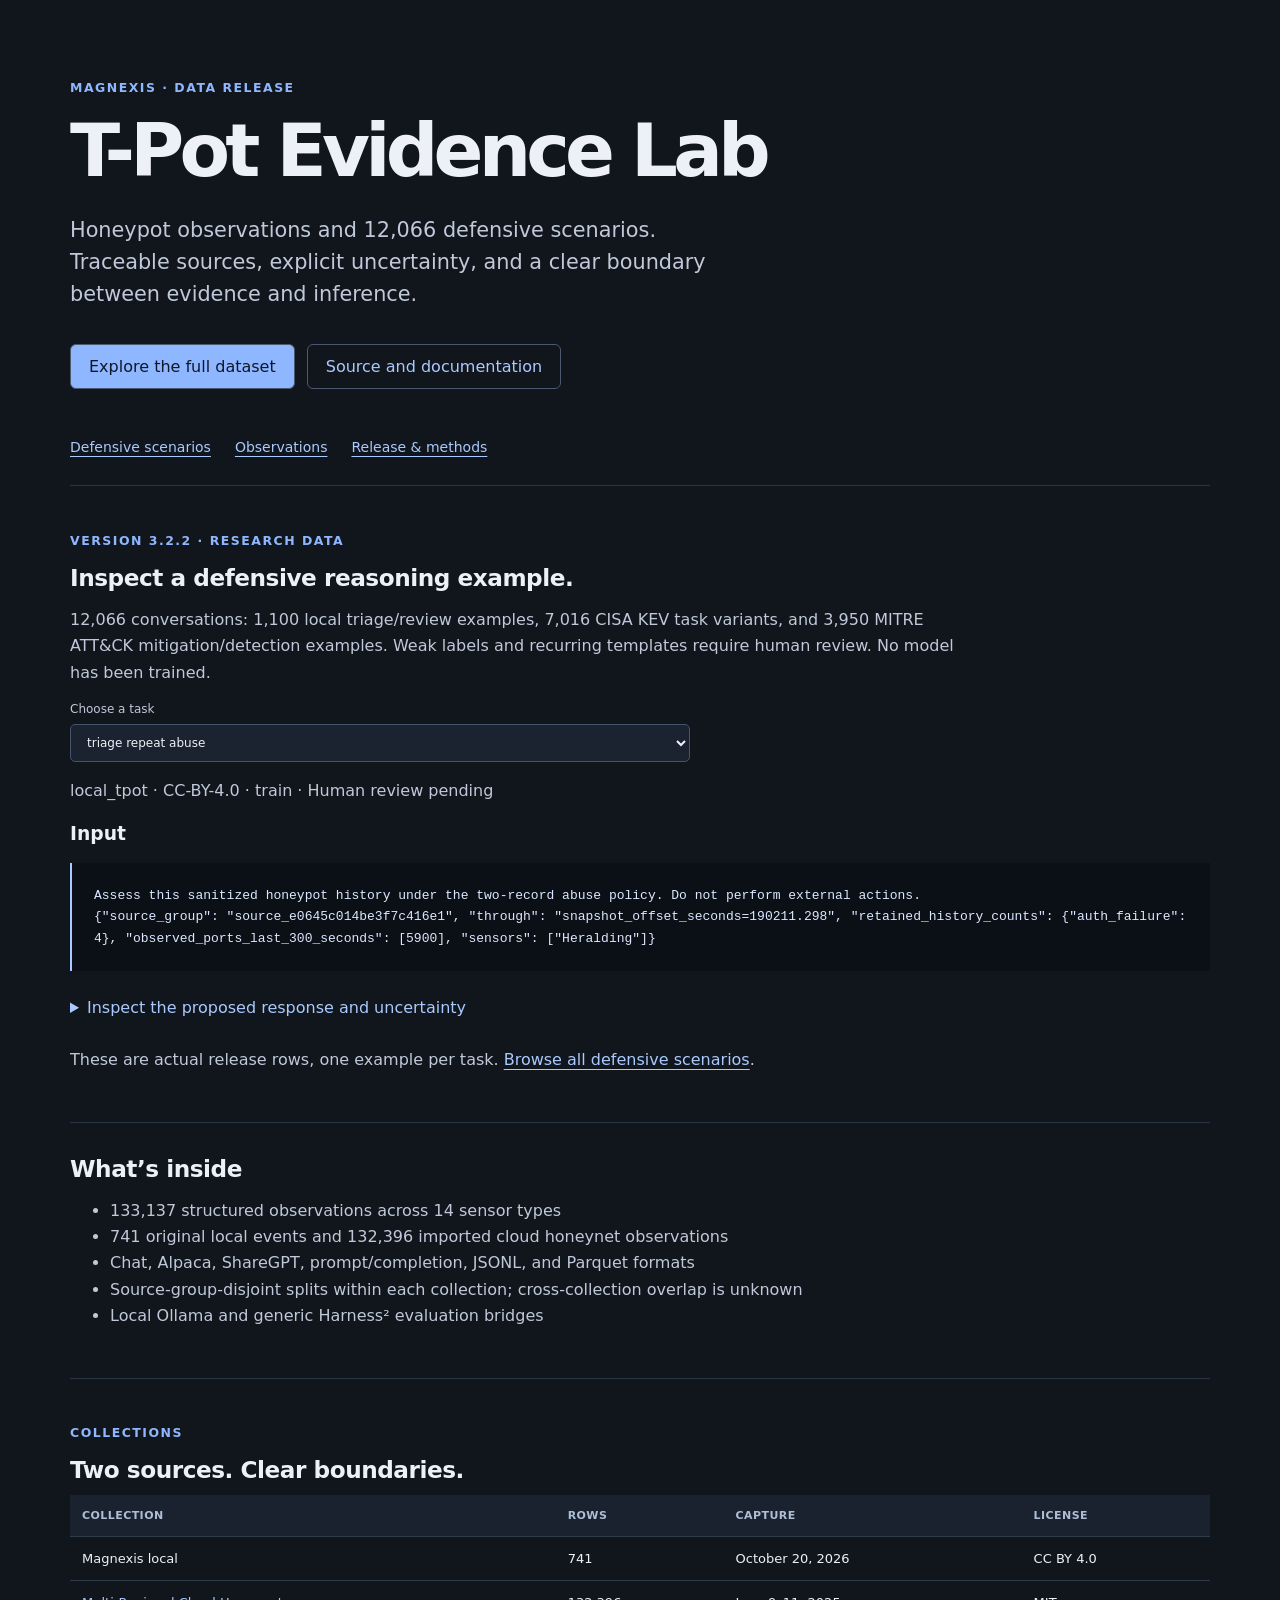
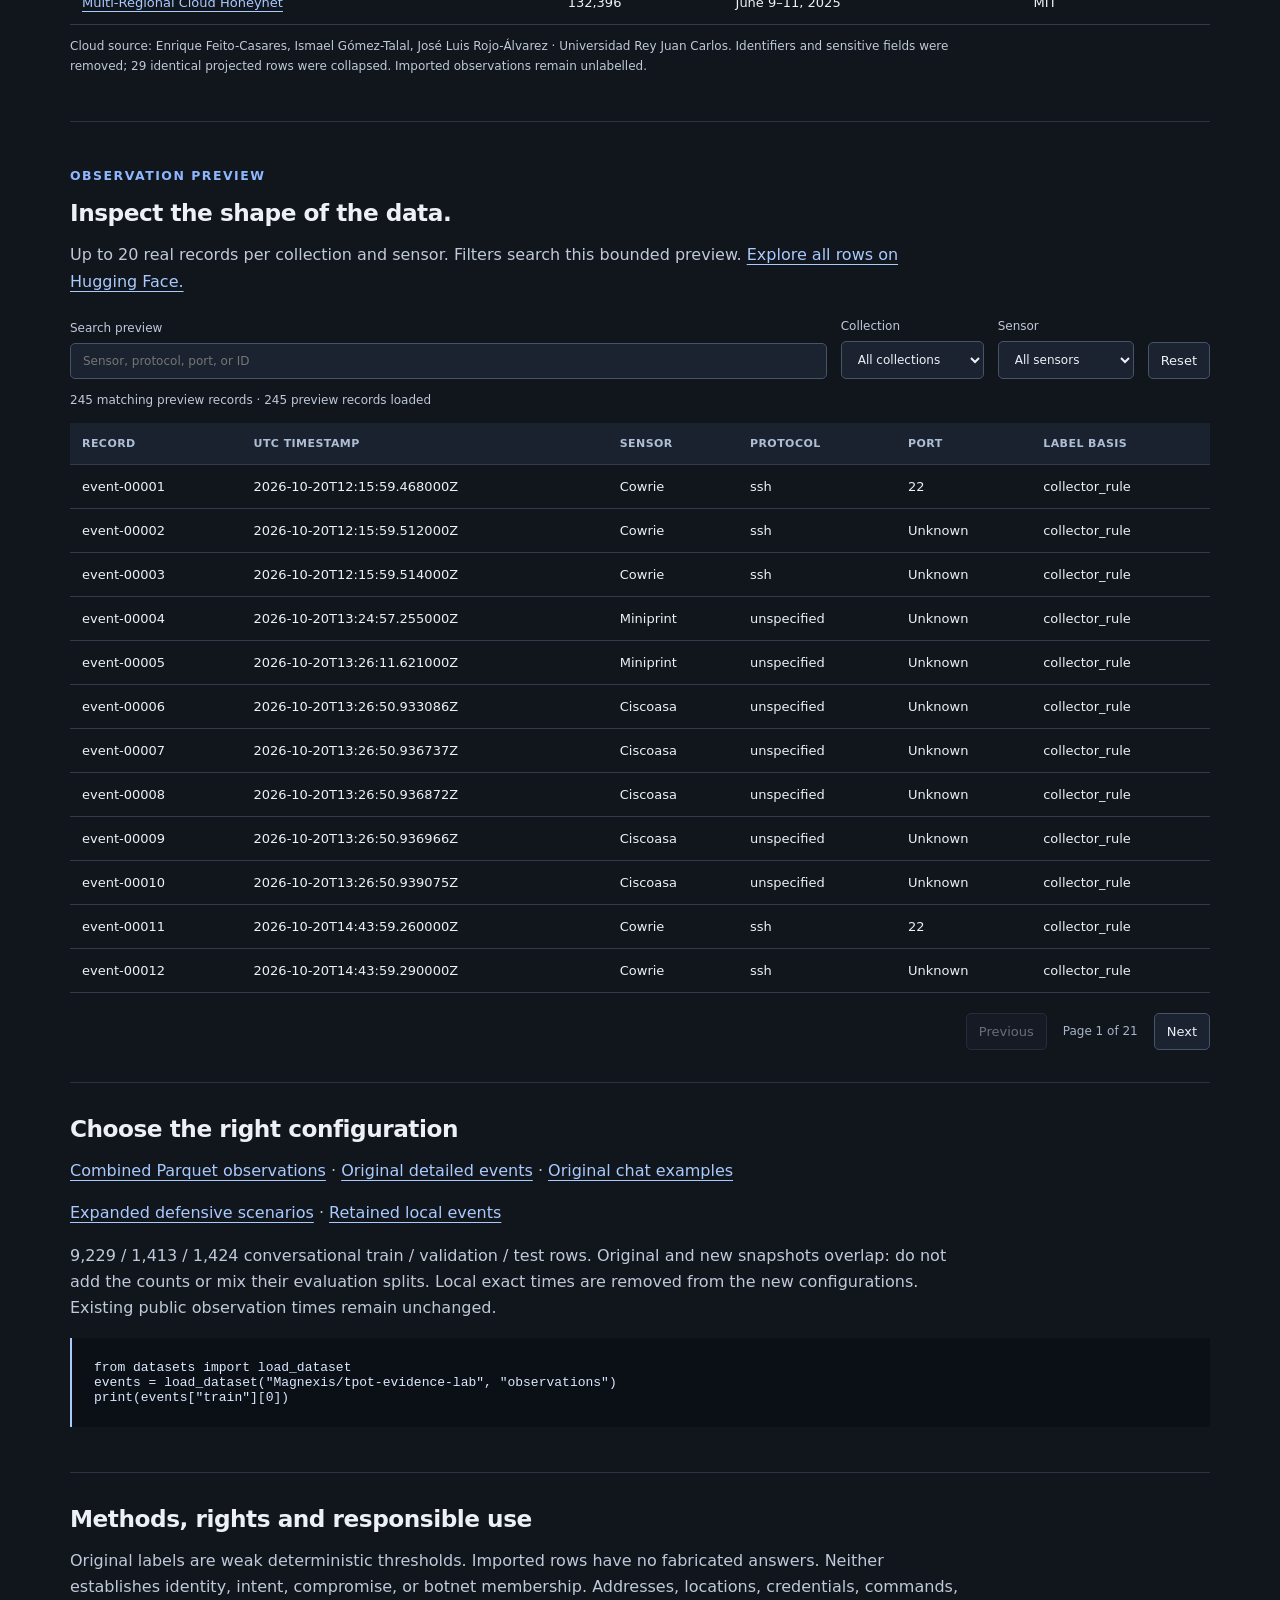
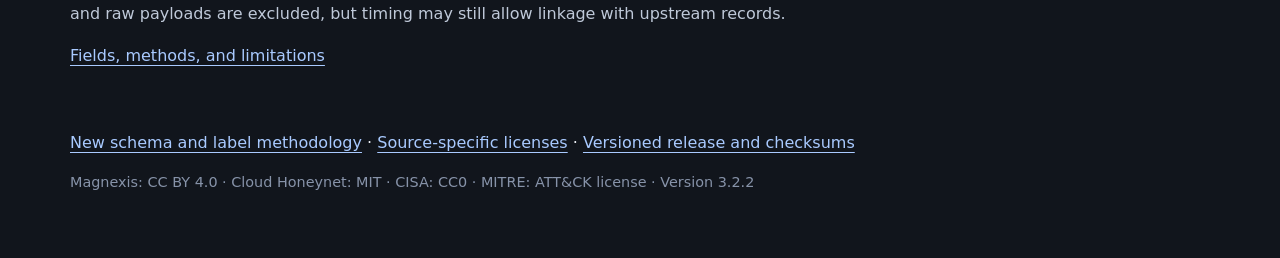
<file: index.html>
<!doctype html>
<html lang="en">
  <head>
    <meta charset="utf-8">
    <meta name="viewport" content="width=device-width, initial-scale=1">
    <meta name="description" content="A sanitized defensive honeypot-evidence dataset.">
    <title>T-Pot Evidence Lab</title>
    <link rel="stylesheet" href="styles.css">
  </head>
  <body>
    <main>
      <p class="eyebrow">MAGNEXIS · DATA RELEASE</p>
      <h1>T-Pot Evidence Lab</h1>
      <p class="lede">Honeypot observations and 12,066 defensive scenarios. Traceable sources, explicit uncertainty, and a clear boundary between evidence and inference.</p>
      <div class="actions">
        <a id="hf" class="primary" href="https://huggingface.co/datasets/Magnexis/tpot-evidence-lab/viewer/observations">Explore the full dataset</a>
        <a id="gitlab" href="https://github.com/theworker02/tpot-evidence-lab">Source and documentation</a>
      </div>
      <nav class="section-nav" aria-label="On this page"><a href="#scenarios">Defensive scenarios</a><a href="#observations">Observations</a><a href="#release">Release &amp; methods</a></nav>
      <section id="scenarios">
        <p class="eyebrow">VERSION 3.2.2 · RESEARCH DATA</p>
        <h2>Inspect a defensive reasoning example.</h2>
        <p>12,066 conversations: 1,100 local triage/review examples, 7,016 CISA KEV task variants, and 3,950 MITRE ATT&amp;CK mitigation/detection examples. Weak labels and recurring templates require human review. No model has been trained.</p>
        <label for="scenario-task">Choose a task<select id="scenario-task" disabled><option>Loading examples…</option></select></label>
        <p id="scenario-status" role="status" aria-live="polite">Loading bounded example preview…</p>
        <h3>Input</h3><pre id="scenario-input">Loading…</pre>
        <details><summary>Inspect the proposed response and uncertainty</summary><pre id="scenario-answer"></pre></details>
        <p>These are actual release rows, one example per task. <a href="https://huggingface.co/datasets/Magnexis/tpot-evidence-lab/viewer/defensive_chat">Browse all defensive scenarios</a>.</p>
      </section>
      <section>
        <h2>What’s inside</h2>
        <ul>
          <li>133,137 structured observations across 14 sensor types</li>
          <li>741 original local events and 132,396 imported cloud honeynet observations</li>
          <li>Chat, Alpaca, ShareGPT, prompt/completion, JSONL, and Parquet formats</li>
          <li>Source-group-disjoint splits within each collection; cross-collection overlap is unknown</li>
          <li>Local Ollama and generic Harness² evaluation bridges</li>
        </ul>
      </section>
      <section>
        <p class="eyebrow">COLLECTIONS</p><h2>Two sources. Clear boundaries.</h2>
        <div class="table-scroll"><table><thead><tr><th>Collection</th><th>Rows</th><th>Capture</th><th>License</th></tr></thead><tbody>
          <tr><td>Magnexis local</td><td>741</td><td>October 20, 2026</td><td>CC BY 4.0</td></tr>
          <tr><td><a href="https://zenodo.org/records/15716735">Multi-Regional Cloud Honeynet</a></td><td>132,396</td><td>June 9–11, 2025</td><td>MIT</td></tr>
        </tbody></table></div>
        <p class="note">Cloud source: Enrique Feito-Casares, Ismael Gómez-Talal, José Luis Rojo-Álvarez · Universidad Rey Juan Carlos. Identifiers and sensitive fields were removed; 29 identical projected rows were collapsed. Imported observations remain unlabelled.</p>
      </section>
      <section>
        <p id="observations" class="eyebrow">OBSERVATION PREVIEW</p><h2>Inspect the shape of the data.</h2>
        <p>Up to 20 real records per collection and sensor. Filters search this bounded preview. <a href="https://huggingface.co/datasets/Magnexis/tpot-evidence-lab/viewer/observations">Explore all rows on Hugging Face.</a></p>
        <form id="filters" role="search"><label>Search preview<input id="query" type="search" placeholder="Sensor, protocol, port, or ID"></label><label>Collection<select id="corpus"><option value="">All collections</option><option value="magnexis-local-2026">Magnexis local</option><option value="cloud-honeynet-2025">Cloud Honeynet</option></select></label><label>Sensor<select id="sensor"><option value="">All sensors</option></select></label><button type="reset">Reset</button></form>
        <p id="status" role="status" aria-live="polite">Loading observation preview…</p>
        <div class="table-scroll"><table><thead><tr><th>Record</th><th>UTC timestamp</th><th>Sensor</th><th>Protocol</th><th>Port</th><th>Label basis</th></tr></thead><tbody id="records"></tbody></table></div>
        <div class="pagination"><button id="previous" disabled>Previous</button><span id="page"></span><button id="next" disabled>Next</button></div>
        <noscript><p>Enable JavaScript for the preview or open the full tables on Hugging Face.</p></noscript>
      </section>
      <section>
        <h2 id="release">Choose the right configuration</h2>
        <p><a href="https://huggingface.co/datasets/Magnexis/tpot-evidence-lab/viewer/observations_parquet">Combined Parquet observations</a> · <a href="https://huggingface.co/datasets/Magnexis/tpot-evidence-lab/viewer/events">Original detailed events</a> · <a href="https://huggingface.co/datasets/Magnexis/tpot-evidence-lab/viewer/chat">Original chat examples</a></p>
        <p><a href="https://huggingface.co/datasets/Magnexis/tpot-evidence-lab/viewer/defensive_chat">Expanded defensive scenarios</a> · <a href="https://huggingface.co/datasets/Magnexis/tpot-evidence-lab/viewer/retained_events">Retained local events</a></p>
        <p>9,229 / 1,413 / 1,424 conversational train / validation / test rows. Original and new snapshots overlap: do not add the counts or mix their evaluation splits. Local exact times are removed from the new configurations. Existing public observation times remain unchanged.</p>
        <pre><code>from datasets import load_dataset
events = load_dataset("Magnexis/tpot-evidence-lab", "observations")
print(events["train"][0])</code></pre>
      </section>
      <section>
        <h2>Methods, rights and responsible use</h2>
        <p>Original labels are weak deterministic thresholds. Imported rows have no fabricated answers. Neither establishes identity, intent, compromise, or botnet membership. Addresses, locations, credentials, commands, and raw payloads are excluded, but timing may still allow linkage with upstream records.</p>
        <p><a href="https://huggingface.co/datasets/Magnexis/tpot-evidence-lab/blob/main/docs/observations.md">Fields, methods, and limitations</a></p>
      </section>
      <p><a href="https://github.com/theworker02/tpot-evidence-lab/blob/main/docs/defensive-dataset.md">New schema and label methodology</a> · <a href="https://github.com/theworker02/tpot-evidence-lab/blob/main/LICENSES.md">Source-specific licenses</a> · <a href="https://github.com/theworker02/tpot-evidence-lab/releases/tag/v3.2.2">Versioned release and checksums</a></p>
      <footer>Magnexis: CC BY 4.0 · Cloud Honeynet: MIT · CISA: CC0 · MITRE: ATT&amp;CK license · Version <span id="version"></span></footer>
    </main>
    <script src="config.js"></script>
    <script>
      const config = window.TPOT_EVIDENCE_LAB;
      document.querySelector('#hf').href = config.huggingFaceUrl + '/viewer/observations';
      document.querySelector('#gitlab').href = config.githubUrl;
      document.querySelector('#version').textContent = config.version;
    </script>
    <script src="explorer.js"></script>
    <script src="scenarios.js"></script>
  </body>
</html>
</file>
<file: styles.css>
:root { color-scheme: dark; font-family: Inter, ui-sans-serif, system-ui, sans-serif; background: #10131a; color: #edf0f6; }
* { box-sizing: border-box; }
body { margin: 0; min-height: 100vh; display: grid; place-items: center; background: radial-gradient(circle at 0 0, #1c2b4a 0, transparent 42%), #10131a; }
main { width: min(1140px, calc(100% - 40px)); padding: 68px 0; }
.eyebrow { color: #8eb7ff; font-size: .78rem; font-weight: 750; letter-spacing: .12em; }
h1 { font-size: clamp(2.7rem, 8vw, 5.7rem); margin: .2rem 0; letter-spacing: -.065em; }
.lede { color: #bfc9d9; font-size: 1.3rem; line-height: 1.55; max-width: 650px; }
.actions { display: flex; flex-wrap: wrap; gap: 12px; margin: 34px 0 50px; }
a { border: 1px solid #4a5872; border-radius: 8px; color: #edf0f6; padding: 12px 16px; text-decoration: none; font-weight: 650; }
a:hover, a:focus-visible { border-color: #8eb7ff; outline: 2px solid transparent; background: #1b2539; }
a.primary { background: #8eb7ff; border-color: #8eb7ff; color: #0d1729; }
section { border-top: 1px solid #2b3445; padding: 24px 0; }
h2 { margin: 0 0 12px; font-size: 1.05rem; }
li, section p { color: #bfc9d9; line-height: 1.65; }
footer { color: #8793a9; font-size: .9rem; margin-top: 22px; }

body { display: block; background: #11151c; }
main { margin: auto; }
a { border: 0; border-radius: 0; padding: 0; font-weight: 500; color: #a9caff; text-decoration: underline; text-underline-offset: 4px; }
a:focus-visible { outline: 2px solid #a9caff; outline-offset: 4px; }
.actions a { padding: 12px 18px; border: 1px solid #4a5872; border-radius: 6px; text-decoration: none; }
h1 { font-size: clamp(2.5rem, 6vw, 4.6rem); }
h2 { font-size: 1.45rem; letter-spacing: -.02em; }
section { padding: 32px 0; }
section > p { max-width: 900px; }
.table-scroll { overflow-x: auto; }
table { width: 100%; border-collapse: collapse; font-size: 13px; text-align: left; white-space: nowrap; }
th, td { padding: 14px 12px; border-bottom: 1px solid #303b4c; }
th { background: #1a2230; color: #aebed4; font-size: 11px; text-transform: uppercase; letter-spacing: .04em; }
tr:hover td { background: #1a2331; }
.note, #status { font-size: 12px; }
form { display: flex; flex-wrap: wrap; gap: 14px; align-items: end; margin-top: 24px; }
label { display: grid; gap: 8px; font-size: 12px; color: #bfc9d9; }
label:first-child { flex: 1; min-width: 190px; }
input, select, button { font: inherit; padding: 10px 12px; border: 1px solid #45536b; border-radius: 5px; background: #1b2330; color: #edf1f7; }
input:focus-visible, select:focus-visible, button:focus-visible { outline: 2px solid #a9caff; outline-offset: 3px; }
button { cursor: pointer; font-size: 13px; }
button:hover:enabled { background: #2c3c53; }
button:disabled { opacity: .4; cursor: default; }
.pagination { display: flex; justify-content: flex-end; align-items: center; gap: 16px; padding-top: 20px; font-size: 12px; color: #a8b5c8; }
pre { background: #0b1017; padding: 22px; border-left: 2px solid #a9caff; overflow-x: auto; color: #dce8ff; font-size: 13px; }
@media(max-width:600px) { main { width: calc(100% - 28px); padding: 36px 0; } h2 { font-size: 1.25rem; } select { max-width: 220px; } }
@media(prefers-reduced-motion:reduce) { * { scroll-behavior: auto !important; } }

.section-nav { display:flex; flex-wrap:wrap; gap:24px; margin:0 0 30px; font-size:14px; }
#scenario-task { max-width:100%; width:min(620px,100%); }
#scenario-input, #scenario-answer { white-space:pre-wrap; overflow-wrap:anywhere; max-height:500px; overflow-y:auto; line-height:1.65; }
summary { cursor:pointer; padding:14px 0; color:#a9caff; }
summary:focus-visible { outline:2px solid #a9caff; }
</file>
